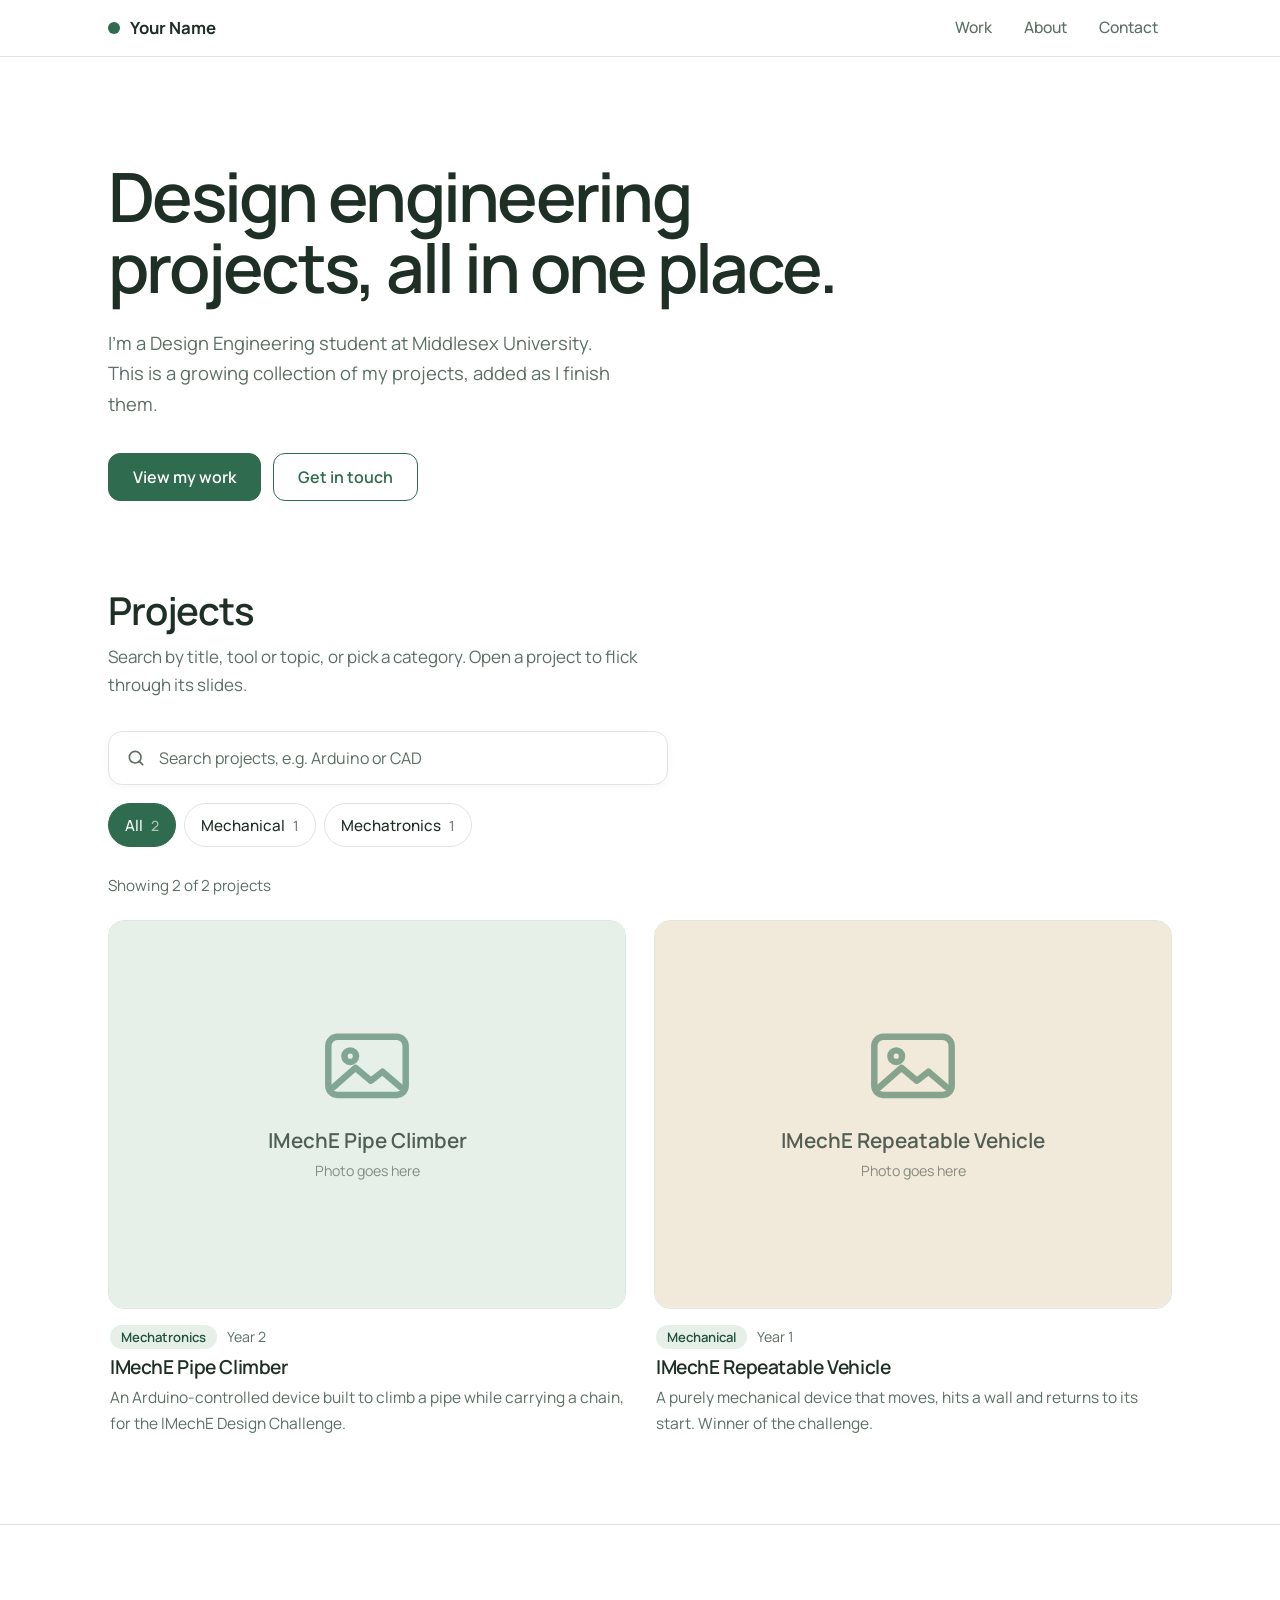
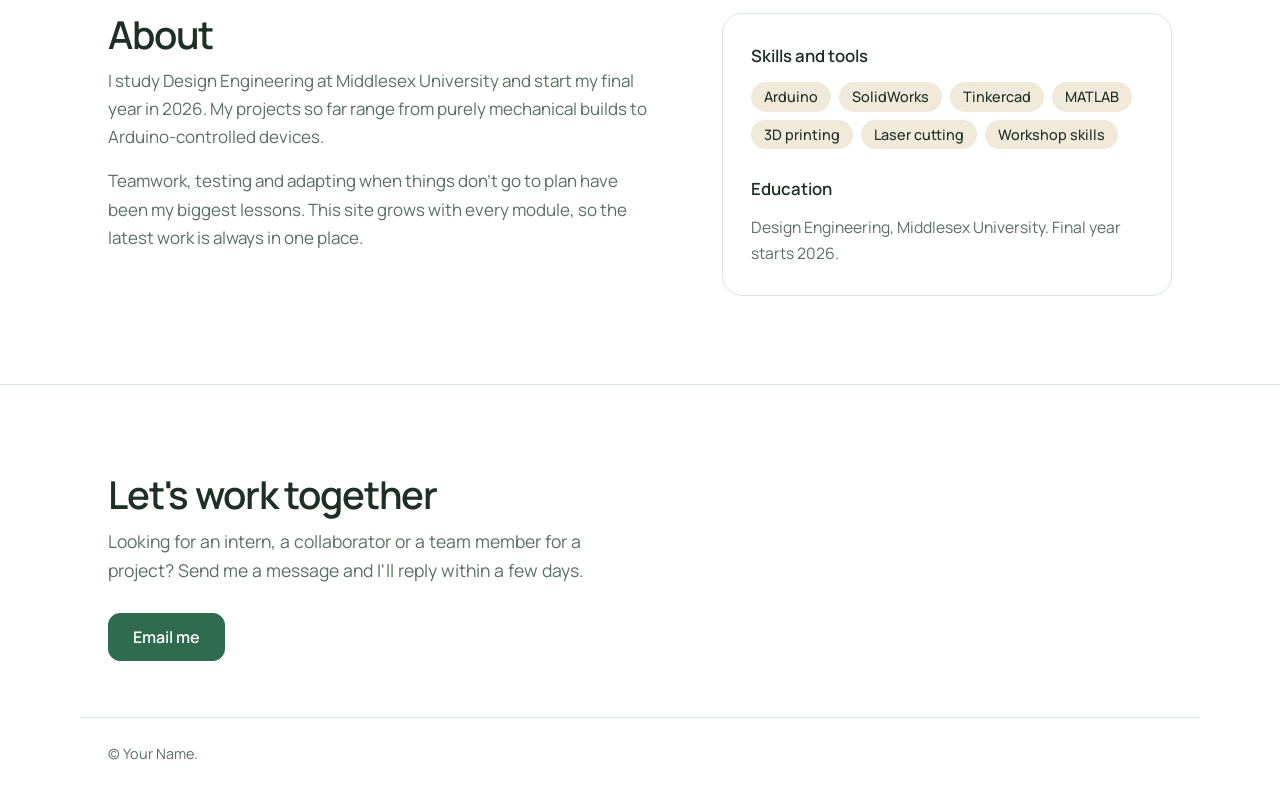
<file: portfolio-site/index.html>
<!doctype html>
<html lang="en">
<head>
<meta charset="utf-8">
<meta name="viewport" content="width=device-width, initial-scale=1, viewport-fit=cover">
<title>Design Engineering portfolio</title>
<link rel="stylesheet" href="https://fonts.googleapis.com/css2?family=Manrope:wght@400;500;600;700&display=swap">
<style>
:root{
  --green:#2F6B4F; --green-deep:#22523C; --sage:#E6F0E8; --sage-soft:#F4F8F5; --sand:#F1E9DA;
  --bg:#FFFFFF; --surface:#FFFFFF; --text:#1E2F26; --muted:#5C6F64; --line:#DDE7E0;
  --accent:#2F6B4F; --on-accent:#FFFFFF; --focus:#2F6B4F;
  --pill-bg:#E6F0E8; --pill-text:#22523C; --tag-bg:#F1E9DA; --panel:#FFFFFF;
  --shadow:0 10px 30px rgba(30,47,38,.10);
  --font:"Manrope",system-ui,-apple-system,"Segoe UI",Roboto,sans-serif;
  box-sizing:border-box;
  padding-top:env(safe-area-inset-top,0px);
  padding-bottom:env(safe-area-inset-bottom,0px);
}
*,*::before,*::after{box-sizing:inherit}
html{background:#FFFFFF;scroll-padding-top:env(safe-area-inset-top,0px)}
body{margin:0;background:var(--bg);color:var(--text);font-family:var(--font);font-size:1.0625rem;line-height:1.65;-webkit-text-size-adjust:100%}
[hidden]{display:none!important}
img,svg{max-width:100%}
a{color:inherit}
:focus-visible{outline:2px solid var(--focus);outline-offset:3px}
.sr-only{position:absolute;width:1px;height:1px;margin:-1px;padding:0;overflow:hidden;clip:rect(0 0 0 0);white-space:nowrap;border:0}
.skip{position:absolute;left:12px;top:-80px;z-index:50;padding:10px 16px;border-radius:10px;border:1px solid var(--line);background:var(--surface);color:var(--text);font:inherit;font-weight:600;cursor:pointer}
.skip:focus{top:12px}

.demo-note{background:#fff;color:var(--muted);text-align:center;font-size:.85rem;padding:8px 16px;line-height:1.4;border-bottom:1px solid var(--line)}

.site-header{position:sticky;top:env(safe-area-inset-top,0px);z-index:20;background:var(--bg);border-bottom:1px solid var(--line)}
.bar{max-width:1120px;margin:0 auto;padding:6px 28px;display:flex;align-items:center;justify-content:space-between;gap:8px 16px;flex-wrap:wrap}
.brand{display:flex;align-items:center;gap:10px;text-decoration:none;font-weight:700;font-size:1.05rem;letter-spacing:-.01em;min-height:44px}
.brand-dot{width:12px;height:12px;border-radius:50%;background:var(--green);display:block}
.nav{display:flex;gap:4px}
.nav a{display:inline-flex;align-items:center;min-height:44px;padding:0 14px;border-radius:10px;text-decoration:none;font-weight:500;font-size:.98rem;color:var(--muted)}
.nav a:hover{color:var(--text);background:var(--panel)}

.hero-inner{max-width:1120px;margin:0 auto;padding:104px 28px 64px}
.hero-title{font-weight:600;font-size:clamp(2.4rem,5.6vw,4.25rem);line-height:1.05;letter-spacing:-.04em;margin:0 0 24px;max-width:18ch}
.lede{font-size:1.15rem;color:var(--muted);max-width:32rem;margin:0 0 34px}
.btn-row{display:flex;flex-wrap:wrap;gap:12px}
.btn{display:inline-flex;align-items:center;justify-content:center;min-height:48px;padding:0 24px;border-radius:12px;border:1px solid var(--accent);font:inherit;font-weight:600;font-size:1rem;text-decoration:none;cursor:pointer;transition:background .15s}
.btn-primary{background:var(--accent);color:var(--on-accent)}
.btn-primary:hover{background:var(--green-deep);color:#fff}
.btn-ghost{background:transparent;color:var(--accent)}
.btn-ghost:hover{background:var(--sage)}

.section{max-width:1120px;margin:0 auto;padding:88px 28px;scroll-margin-top:72px}
.h2{font-weight:600;font-size:clamp(1.75rem,3.2vw,2.4rem);line-height:1.15;letter-spacing:-.03em;margin:0 0 10px}
.section-intro{color:var(--muted);max-width:34rem;margin:0}

.finder{display:grid;gap:18px;margin:32px 0 26px}
.search{position:relative;max-width:560px}
.search input{width:100%;height:54px;padding:0 52px 0 50px;font:inherit;font-size:1rem;color:var(--text);background:var(--surface);border:1px solid var(--line);border-radius:14px;box-shadow:0 2px 8px rgba(30,47,38,.04)}
.search input:hover{border-color:var(--muted)}
.search input:focus{border-color:var(--accent);outline:2px solid var(--focus);outline-offset:2px}
.search input::placeholder{color:var(--muted);opacity:1}
.search .icon{position:absolute;left:18px;top:50%;transform:translateY(-50%);pointer-events:none;color:var(--muted)}
.search .clear{position:absolute;right:5px;top:50%;transform:translateY(-50%);width:44px;height:44px;border-radius:10px;border:0;background:transparent;color:var(--muted);cursor:pointer;display:grid;place-items:center}
.search .clear:hover{background:var(--panel);color:var(--text)}
.chips{display:flex;flex-wrap:wrap;gap:8px}
.chip{font:inherit;font-weight:500;font-size:.95rem;min-height:44px;padding:0 16px;border-radius:999px;border:1px solid var(--line);background:var(--surface);color:var(--text);cursor:pointer;display:inline-flex;align-items:center;gap:8px}
.chip:hover{border-color:var(--accent)}
.chip .n{opacity:.6;font-size:.88rem}
.chip[aria-pressed="true"]{background:var(--accent);border-color:var(--accent);color:var(--on-accent)}
.status{margin:0 0 22px;color:var(--muted);font-size:.95rem}

.grid{display:grid;grid-template-columns:repeat(auto-fit,minmax(min(100%,300px),1fr));gap:32px 28px;list-style:none;padding:0;margin:0}
.tile{display:flex;flex-direction:column;height:100%;text-decoration:none;color:var(--text)}
.tile-art{display:block;aspect-ratio:4/3;border-radius:16px;overflow:hidden;border:1px solid var(--line);transition:transform .2s,box-shadow .2s}
.tile-art svg,.tile-art img{display:block;width:100%;height:100%}
.tile-art img,.thumb img,.thumb-s img{object-fit:cover}
.slide img{display:block;width:100%;height:100%;object-fit:contain;background:#F4F8F5}
.thumb img,.thumb-s img{display:block;width:100%;height:100%}
.tile:hover .tile-art{transform:translateY(-3px);box-shadow:var(--shadow)}
.tile-body{display:flex;flex-direction:column;gap:6px;padding:16px 2px 0}
.meta-line{display:flex;align-items:center;gap:10px;font-size:.88rem;color:var(--muted)}
.tile-title{font-weight:600;font-size:1.2rem;line-height:1.25;letter-spacing:-.02em;margin:0}
.tile-text{margin:0;color:var(--muted);font-size:.97rem;display:-webkit-box;-webkit-line-clamp:2;-webkit-box-orient:vertical;overflow:hidden}
.pill{display:inline-block;padding:1px 11px;border-radius:999px;background:var(--pill-bg);color:var(--pill-text);font-weight:600;font-size:.82rem;line-height:1.7}

.empty{border:1px dashed var(--line);border-radius:18px;padding:48px 24px;text-align:center;background:var(--panel)}
.empty p{margin:0 0 18px;font-size:1.05rem}

.about{background:var(--panel);border-block:1px solid var(--line)}
.about .section{display:grid;grid-template-columns:minmax(0,1.1fr) minmax(0,.9fr);gap:64px;align-items:start}
.about p{max-width:34rem;color:var(--muted);margin:0 0 16px}
.sticker{background:var(--surface);border:1px solid var(--line);border-radius:20px;padding:28px}
.sticker h3{font-weight:600;font-size:1.05rem;margin:0 0 12px}
.sticker h3:not(:first-child){margin-top:26px}
.sticker p{font-size:.98rem;margin:0}
.tags{display:flex;flex-wrap:wrap;gap:8px;list-style:none;padding:0;margin:0}
.tag{display:inline-block;padding:3px 13px;border-radius:999px;font-weight:500;font-size:.9rem;background:var(--tag-bg);color:var(--text)}

.contact{background:#fff;color:var(--text)}
.contact .section{padding-bottom:56px}
.contact p{max-width:32rem;font-size:1.1rem;color:var(--muted);margin:0 0 28px}
.foot{max-width:1120px;margin:0 auto;padding:24px 28px 40px;color:var(--muted);font-size:.9rem;border-top:1px solid var(--line)}

/* project page */
.p-wrap{max-width:1120px;margin:0 auto;padding:28px 28px 0}
.back{display:inline-flex;align-items:center;gap:6px;min-height:44px;padding:0 14px 0 8px;border-radius:10px;color:var(--muted);font-weight:500;text-decoration:none}
.back:hover{background:var(--panel);color:var(--text)}
.p-head{margin-top:16px;max-width:44rem}
.p-title{font-weight:600;font-size:clamp(2.1rem,4.6vw,3.3rem);line-height:1.08;letter-spacing:-.035em;margin:14px 0 12px}
.p-title:focus{outline:none}
.p-summary{font-size:1.15rem;color:var(--muted);margin:0}
.show{max-width:960px;margin:36px auto 0;padding:0 28px}
.stage{position:relative;overflow:hidden;aspect-ratio:4/3;border:1px solid var(--line);border-radius:22px;background:var(--surface);touch-action:pan-y;user-select:none}
.track{display:flex;height:100%;transition:transform .5s cubic-bezier(.65,0,.35,1)}
.slide{flex:0 0 100%;height:100%;margin:0}
.slide svg{display:block;width:100%;height:100%}
.arrow{position:absolute;top:50%;transform:translateY(-50%);width:48px;height:48px;border-radius:50%;border:1px solid var(--line);background:var(--surface);color:var(--accent);display:grid;place-items:center;cursor:pointer;box-shadow:0 4px 14px rgba(30,47,38,.16);z-index:2}
.arrow.prev{left:16px}
.arrow.next{right:16px}
.arrow:hover{border-color:var(--accent)}
.caption{display:flex;align-items:flex-start;justify-content:space-between;gap:16px;margin-top:22px}
.cap-title{font-weight:600;font-size:1.2rem;letter-spacing:-.02em;margin:0 0 2px}
.cap-text{margin:0;color:var(--muted);max-width:36rem}
.counter{flex:none;color:var(--muted);font-size:.95rem;font-weight:600;padding-top:3px}
.thumbs{display:flex;gap:10px;overflow-x:auto;padding:14px 6px 16px;margin:0 -6px;position:relative}
.thumb{flex:0 0 auto;width:96px;aspect-ratio:4/3;padding:0;border:1px solid var(--line);border-radius:10px;overflow:hidden;background:var(--surface);cursor:pointer;opacity:.6}
.thumb svg{display:block;width:100%;height:100%}
.thumb:hover{opacity:.9}
.thumb[aria-current="true"]{opacity:1;outline:2px solid var(--accent);outline-offset:2px}
.thumb:focus-visible{outline:2px solid var(--focus);outline-offset:3px}

.details{max-width:1120px;margin:0 auto;padding:48px 28px 72px;display:grid;grid-template-columns:minmax(0,1fr) 300px;gap:72px}
.details h2{font-weight:600;font-size:1.3rem;letter-spacing:-.02em;margin:0 0 10px}
.details section + section{margin-top:38px}
.details p{max-width:38rem;margin:0;color:var(--muted)}
.did{margin:0;padding-left:1.15rem;max-width:38rem;color:var(--muted)}
.did li{margin-bottom:8px}
.did li::marker{color:var(--accent)}
.facts{align-self:start;position:sticky;top:calc(84px + env(safe-area-inset-top,0px));border-radius:20px;padding:26px;background:var(--panel);border:1px solid var(--line)}
.facts h2{font-size:1.05rem}
.facts dt{font-weight:600;font-size:.85rem;color:var(--muted);margin-bottom:2px}
.facts dd{margin:0 0 18px}
.facts dd:last-child{margin-bottom:0}
.pn{max-width:1120px;margin:0 auto;padding:0 28px 88px;display:grid;grid-template-columns:repeat(auto-fit,minmax(260px,1fr));gap:20px}
.pn a{display:flex;align-items:center;gap:16px;padding:14px;border:1px solid var(--line);border-radius:18px;background:var(--surface);color:var(--text);text-decoration:none}
.pn a:hover{border-color:var(--accent)}
.pn .thumb-s{flex:none;width:84px;aspect-ratio:4/3;border-radius:10px;overflow:hidden;border:1px solid var(--line)}
.pn .thumb-s svg{display:block;width:100%;height:100%}
.pn small{display:block;color:var(--muted);font-size:.85rem}
.pn strong{font-weight:600;letter-spacing:-.01em}
.pn .next-link{justify-content:flex-end;text-align:right}
.lost{max-width:560px;margin:0 auto;padding:96px 28px;text-align:center}

@media (max-width:860px){
  .hero-inner{padding:56px 20px 32px}
  .about .section{grid-template-columns:1fr;gap:36px}
  .details{grid-template-columns:1fr;gap:36px}
  .facts{position:static}
  .section{padding:64px 20px}
  .bar,.p-wrap,.show,.details,.pn,.foot{padding-left:20px;padding-right:20px}
}
@media (max-width:520px){
  .nav a{padding:0 10px}
  .pn{grid-template-columns:1fr}
  .arrow{width:42px;height:42px}
  .arrow.prev{left:8px}
  .arrow.next{right:8px}
  .caption{flex-direction:column;gap:8px}
}
@media (prefers-reduced-motion:reduce){
  *,*::before,*::after{transition:none!important;animation:none!important;scroll-behavior:auto!important}
}
</style>
</head>
<body>
<button class="skip" type="button" id="skip">Skip to content</button>

<header class="site-header">
  <div class="bar">
    <a class="brand" href="#/" data-nav id="brand" aria-label="Home"><span class="brand-dot" aria-hidden="true"></span><span id="brand-name"></span></a>
    <nav class="nav" aria-label="Main">
      <a href="#/work" data-nav>Work</a>
      <a href="#/about" data-nav>About</a>
      <a href="#/contact" data-nav>Contact</a>
    </nav>
  </div>
</header>

<main id="main" tabindex="-1" style="outline:none">
  <div id="home">
    <section aria-labelledby="hero-title">
      <div class="hero-inner">
        <h1 class="hero-title" id="hero-title">Design engineering projects, all in one place.</h1>
        <p class="lede">I'm a Design Engineering student at Middlesex University. This is a growing collection of my projects, added as I finish them.</p>
        <div class="btn-row">
          <a class="btn btn-primary" href="#/work" data-nav>View my work</a>
          <a class="btn btn-ghost" href="#/contact" data-nav>Get in touch</a>
        </div>
      </div>
    </section>

    <section class="section" id="work" aria-labelledby="work-title" style="padding-top:24px">
      <h2 class="h2" id="work-title">Projects</h2>
      <p class="section-intro">Search by title, tool or topic, or pick a category. Open a project to flick through its slides.</p>
      <div class="finder">
        <div class="search">
          <label class="sr-only" for="q">Search projects</label>
          <svg class="icon" width="20" height="20" viewBox="0 0 24 24" fill="none" stroke="currentColor" stroke-width="2" stroke-linecap="round" aria-hidden="true"><circle cx="11" cy="11" r="7"/><path d="M20 20l-4-4"/></svg>
          <input id="q" type="search" placeholder="Search projects, e.g. Arduino or CAD" autocomplete="off" enterkeyhint="search">
          <button class="clear" id="clear" type="button" aria-label="Clear search" hidden>
            <svg width="16" height="16" viewBox="0 0 24 24" fill="none" stroke="currentColor" stroke-width="2.4" stroke-linecap="round" aria-hidden="true"><path d="M6 6l12 12M18 6L6 18"/></svg>
          </button>
        </div>
        <div class="chips" id="chips" role="group" aria-label="Filter by category"></div>
      </div>
      <p class="status" id="status" aria-live="polite"></p>
      <ul class="grid" id="grid"></ul>
      <div class="empty" id="empty" hidden>
        <p id="empty-text"></p>
        <button class="btn btn-primary" id="reset" type="button">Clear search and filters</button>
      </div>
    </section>

    <div class="about">
      <section class="section" id="about" aria-labelledby="about-title">
        <div>
          <h2 class="h2" id="about-title">About</h2>
          <p>I study Design Engineering at Middlesex University and start my final year in 2026. My projects so far range from purely mechanical builds to Arduino-controlled devices.</p>
          <p>Teamwork, testing and adapting when things don't go to plan have been my biggest lessons. This site grows with every module, so the latest work is always in one place.</p>
        </div>
        <div class="sticker">
          <h3>Skills and tools</h3>
          <ul class="tags">
            <li class="tag">Arduino</li><li class="tag">SolidWorks</li><li class="tag">Tinkercad</li><li class="tag">MATLAB</li><li class="tag">3D printing</li><li class="tag">Laser cutting</li><li class="tag">Workshop skills</li>
          </ul>
          <h3>Education</h3>
          <p>Design Engineering, Middlesex University. Final year starts 2026.</p>
        </div>
      </section>
    </div>

    <div class="contact">
      <section class="section" id="contact" aria-labelledby="contact-title">
        <h2 class="h2" id="contact-title">Let's work together</h2>
        <p>Looking for an intern, a collaborator or a team member for a project? Send me a message and I'll reply within a few days.</p>
        <a class="btn btn-primary" id="email-link" href="#">Email me</a>
      </section>
      <div class="foot">&copy; <span id="foot-name"></span>.</div>
    </div>
  </div>

  <div id="project" hidden></div>
</main>

<script>
(function(){
'use strict';

/* ---------- SETTINGS: change these two lines ---------- */
var NAME='Your Name';
var EMAIL='hello@example.com';
/* ------------------------------------------------------ */

var esc=function(s){return String(s).replace(/[&<>"']/g,function(c){return {'&':'&amp;','<':'&lt;','>':'&gt;','"':'&quot;',"'":'&#39;'}[c]})};
var INK='#1E2F26';

/* ---------- placeholder images (replace with real photos and screenshots) ---------- */
function art(p,i,label){
  var t=esc(label||p.title);
  if(p.images&&p.images[i]){
    return '<img src="images/'+encodeURI(p.images[i])+'" alt="'+t+'" loading="lazy" decoding="async">';
  }
  return '<svg viewBox="0 0 800 600" preserveAspectRatio="xMidYMid slice" xmlns="http://www.w3.org/2000/svg" role="img" aria-label="'+t+' (placeholder image)">'
    +'<rect width="800" height="600" fill="'+p.tint+'"/>'
    +'<g fill="none" stroke="#2F6B4F" stroke-width="10" stroke-linejoin="round" stroke-linecap="round" opacity=".55" transform="translate(340 180)"><rect width="120" height="90" rx="14"/><circle cx="34" cy="30" r="9"/><path d="M8 78l34-30 24 20 18-14 28 24"/></g>'
    +'<text x="400" y="352" text-anchor="middle" font-family="Manrope,system-ui,sans-serif" font-size="32" font-weight="600" fill="'+INK+'" opacity=".75">'+t+'</text>'
    +'<text x="400" y="396" text-anchor="middle" font-family="Manrope,system-ui,sans-serif" font-size="22" fill="'+INK+'" opacity=".5">Photo goes here</text></svg>';
}

/* ---------- project data: add new projects to this list ---------- */
var PROJECTS=[
{slug:'pipe-climber',title:'IMechE Pipe Climber',cat:'Mechatronics',year:'Year 2',module:'Sensors, Actuators and Control (PDE2822)',role:'Team member',team:'Lina Khalifa and Ethan Busenze',
 tools:['Arduino Uno','SolidWorks','Tinkercad','MATLAB','3D printing','Laser cutting'],tags:['control systems','sensors','actuators','CAD'],
 summary:'An Arduino-controlled device built to climb a pipe while carrying a chain, for the IMechE Design Challenge.',
 brief:'Build and test a device that simulates a wire rope climbing robot. It had to climb to a top barrier, hold for 15 seconds with a red light and buzzer, return to the start on a green light, then drop a 2.2 m chain at an intermediate point.',
 did:['Modelled the motor and the closed-loop control system in MATLAB.','Chose the motor, limit switch, push button and Arduino, and explained each choice.','Designed the wheels, chain-drop arm and base in CAD, then 3D printed and laser cut them.','Wired and programmed two encoder motors, a limit switch, LEDs and a buzzer.'],
 outcome:'The code and electronics worked on the bench, but on test day the motor could not lift the finished device, which weighed about 1200 g against a 600 g estimate. The project still earned a First, and the lesson was to test early and track weight from the start.',
 tint:'#E6F0E8',
 images:[], /* file names in the images folder, one per slide, in slide order. Example: ['01-challenge.jpg','02-control.jpg'] */
 slides:[['The challenge','Climb a pipe carrying a 2.2 m chain, hold at the top for 15 seconds, return, then drop the chain.'],['Control system','A closed-loop system: encoders and a limit switch feed position back to an Arduino.'],['Motor modelling','A MATLAB model showed the closed-loop response would be stable before anything was built.'],['CAD and build','3D printed wheels with rubber and O-rings, a printed chain-drop arm and a laser-cut MDF base.'],['Electronics','An Arduino Uno, two encoder motors, a limit switch, LEDs and a buzzer, powered by a 12V battery.'],['Test day','Everything worked on the bench. On the pipe, the finished device weighed about double the estimate.']]},
{slug:'repeatable-vehicle',title:'IMechE Repeatable Vehicle',cat:'Mechanical',year:'Year 1',module:'IMechE Design Challenge',role:'Team member',team:'Joe Goodsell and Keisi Cucaj',
 tools:[],tags:['mechanical design','teamwork','testing'],
 summary:'A purely mechanical device that moves, hits a wall and returns to its start. Winner of the challenge.',
 brief:'Design and build a repeatable device that moves, hits a wall and travels back to its starting position, using only mechanical principles and methods.',
 did:['Worked in a team of three to design and build the device.','Kept to a £50 budget and a 400 mm cube size limit.','Measured distance travelled mechanically, with no programming.','Tested and adapted the design when things did not go to plan.'],
 outcome:'The team won the challenge. It was a great introduction to Design Engineering and showed the importance of teamwork, testing and adapting.',
 tint:'#F1E9DA',
 images:[],
 slides:[['The challenge','A repeatable device that moves, hits a wall and travels back to its starting position.'],['The specification','Finish within 3 minutes, spend no more than £50 and fit inside 400 x 400 x 400 mm.'],['No programming','Distance travelled had to be measured mechanically, using only mechanical principles.'],['The team','Designed and built together with Joe Goodsell and Keisi Cucaj.'],['The result','The team won the challenge.']]}
];
var CATS=['All','Mechanical','Mechatronics'];
var TITLE=NAME+' | Design Engineering portfolio';

/* ---------- home: search, filter, grid ---------- */
var $=function(id){return document.getElementById(id)};
var home=$('home'),view=$('project'),grid=$('grid'),statusEl=$('status'),qEl=$('q'),clearEl=$('clear'),emptyEl=$('empty'),chipsEl=$('chips');
var state={q:'',cat:'All'};

function matches(p){
  var hay=(p.title+' '+p.summary+' '+p.cat+' '+p.tags.join(' ')+' '+p.tools.join(' ')+' '+p.module+' '+p.year).toLowerCase();
  var terms=state.q.toLowerCase().split(/\s+/).filter(Boolean);
  return (state.cat==='All'||p.cat===state.cat)&&terms.every(function(t){return hay.indexOf(t)>-1});
}
function tileHTML(p){
  return '<li><a class="tile" href="#/project/'+p.slug+'">'
    +'<span class="tile-art">'+art(p,0)+'</span>'
    +'<span class="tile-body"><span class="meta-line"><span class="pill">'+p.cat+'</span><span>'+p.year+'</span></span>'
    +'<h3 class="tile-title">'+esc(p.title)+'</h3><span class="tile-text">'+esc(p.summary)+'</span></span></a></li>';
}
function renderGrid(){
  var list=PROJECTS.filter(matches);
  grid.innerHTML=list.map(tileHTML).join('');
  grid.hidden=!list.length;
  emptyEl.hidden=list.length>0;
  clearEl.hidden=!state.q;
  var txt='Showing '+list.length+' of '+PROJECTS.length+' projects';
  if(state.cat!=='All')txt+=' in '+state.cat;
  if(state.q.trim())txt+=' matching \u201C'+state.q.trim()+'\u201D';
  statusEl.textContent=txt;
  if(!list.length){
    $('empty-text').textContent='No projects match'+(state.q.trim()?' \u201C'+state.q.trim()+'\u201D':'')+(state.cat!=='All'?' in '+state.cat:'')+'. Try a different word or category.';
  }
}
function renderChips(){
  chipsEl.innerHTML=CATS.map(function(c){
    var n=c==='All'?PROJECTS.length:PROJECTS.filter(function(p){return p.cat===c}).length;
    return '<button class="chip" type="button" data-cat="'+c+'" aria-pressed="'+(state.cat===c)+'">'+c+' <span class="n">'+n+'</span></button>';
  }).join('');
}
chipsEl.addEventListener('click',function(e){
  var b=e.target.closest('[data-cat]');if(!b)return;
  state.cat=b.getAttribute('data-cat');
  Array.prototype.forEach.call(chipsEl.children,function(c){c.setAttribute('aria-pressed',String(c===b))});
  renderGrid();
});
qEl.addEventListener('input',function(){state.q=qEl.value;renderGrid()});
qEl.addEventListener('keydown',function(e){if(e.key==='Escape'&&qEl.value){qEl.value='';state.q='';renderGrid()}});
clearEl.addEventListener('click',function(){qEl.value='';state.q='';renderGrid();qEl.focus()});
$('reset').addEventListener('click',function(){
  qEl.value='';state.q='';state.cat='All';renderChips();renderGrid();qEl.focus();
});


/* ---------- project page with slideshow ---------- */
var current=null;
function projectHTML(p,i){
  var n=PROJECTS.length,prev=PROJECTS[(i-1+n)%n],next=PROJECTS[(i+1)%n];
  var slides=p.slides.map(function(s,k){
    return '<figure class="slide" role="group" aria-roledescription="slide" aria-label="'+(k+1)+' of '+p.slides.length+'">'+art(p,k,s[0])+'</figure>';
  }).join('');
  var thumbs=p.slides.map(function(s,k){
    return '<button class="thumb" type="button" data-go="'+k+'" aria-label="Go to slide '+(k+1)+': '+esc(s[0])+'" aria-current="'+(k===0)+'">'+art(p,k,s[0]).replace(' role="img"',' aria-hidden="true"')+'</button>';
  }).join('');
  var chevL='<svg width="20" height="20" viewBox="0 0 24 24" fill="none" stroke="currentColor" stroke-width="2.4" stroke-linecap="round" stroke-linejoin="round" aria-hidden="true"><path d="M15 5l-7 7 7 7"/></svg>';
  var chevR='<svg width="20" height="20" viewBox="0 0 24 24" fill="none" stroke="currentColor" stroke-width="2.4" stroke-linecap="round" stroke-linejoin="round" aria-hidden="true"><path d="M9 5l7 7-7 7"/></svg>';
  return '<div class="p-wrap">'
    +'<a class="back" href="#/work">'+chevL+'All projects</a>'
    +'<div class="p-head"><span class="pill">'+p.cat+'</span>'
    +'<h1 class="p-title" id="p-title" tabindex="-1">'+esc(p.title)+'</h1><p class="p-summary">'+esc(p.summary)+'</p></div></div>'
    +'<section class="show" aria-roledescription="carousel" aria-label="'+esc(p.title)+' slides">'
    +'<div class="stage" id="stage"><div class="track" id="track">'+slides+'</div>'
    +'<button class="arrow prev" type="button" id="prev" aria-label="Previous slide">'+chevL+'</button>'
    +'<button class="arrow next" type="button" id="next" aria-label="Next slide">'+chevR+'</button></div>'
    +'<div class="caption"><div aria-live="polite"><h2 class="cap-title" id="cap-title"></h2><p class="cap-text" id="cap-text"></p></div><span class="counter" id="counter"></span></div>'
    +'<div class="thumbs" id="thumbs">'+thumbs+'</div></section>'
    +'<div class="details"><div>'
    +'<section><h2>The brief</h2><p>'+esc(p.brief)+'</p></section>'
    +'<section><h2>The work</h2><ul class="did">'+p.did.map(function(d){return '<li>'+esc(d)+'</li>'}).join('')+'</ul></section>'
    +'<section><h2>Outcome</h2><p>'+esc(p.outcome)+'</p></section></div>'
    +'<aside class="facts" aria-label="Project details"><h2>Details</h2><dl>'
    +'<dt>Year</dt><dd>'+p.year+'</dd><dt>Module</dt><dd>'+esc(p.module)+'</dd><dt>My role</dt><dd>'+esc(p.role)+'</dd>'
    +(p.team?'<dt>Team</dt><dd>'+esc(p.team)+'</dd>':'')
    +(p.tools.length?'<dt>Tools</dt><dd><ul class="tags">'+p.tools.map(function(t){return '<li class="tag">'+esc(t)+'</li>'}).join('')+'</ul></dd>':'')
    +'<dt>Topics</dt><dd><ul class="tags">'+p.tags.map(function(t){return '<li class="tag">'+esc(t)+'</li>'}).join('')+'</ul></dd>'
    +'</dl></aside></div>'
    +'<nav class="pn" aria-label="More projects">'
    +(n>2?'<a href="#/project/'+prev.slug+'"><span class="thumb-s">'+art(prev,0).replace(' role="img"',' aria-hidden="true"')+'</span><span><small>Previous project</small><strong>'+esc(prev.title)+'</strong></span></a>':'')
    +'<a class="next-link" href="#/project/'+next.slug+'"><span><small>Next project</small><strong>'+esc(next.title)+'</strong></span><span class="thumb-s">'+art(next,0).replace(' role="img"',' aria-hidden="true"')+'</span></a></nav>';
}
function smooth(){return !(window.matchMedia&&window.matchMedia('(prefers-reduced-motion: reduce)').matches)}
function go(n){
  if(!current)return;
  var p=current.p,len=p.slides.length;
  n=(n+len)%len;current.idx=n;
  var track=$('track');if(!track)return;
  track.style.transform='translateX('+(-n*100)+'%)';
  Array.prototype.forEach.call(track.children,function(s,k){s.setAttribute('aria-hidden',String(k!==n))});
  $('cap-title').textContent=p.slides[n][0];
  $('cap-text').textContent=p.slides[n][1];
  $('counter').textContent=(n+1)+' / '+len;
  var strip=$('thumbs');
  Array.prototype.forEach.call(strip.children,function(t,k){
    t.setAttribute('aria-current',String(k===n));
    if(k===n){strip.scrollTo({left:t.offsetLeft-strip.clientWidth/2+t.clientWidth/2,behavior:smooth()?'smooth':'auto'})}
  });
}
function bindShow(){
  $('prev').addEventListener('click',function(){go(current.idx-1)});
  $('next').addEventListener('click',function(){go(current.idx+1)});
  $('thumbs').addEventListener('click',function(e){var b=e.target.closest('[data-go]');if(b)go(+b.getAttribute('data-go'))});
  var stage=$('stage'),sx=null;
  stage.addEventListener('pointerdown',function(e){sx=e.clientX});
  stage.addEventListener('pointerup',function(e){
    if(sx===null)return;var dx=e.clientX-sx;sx=null;
    if(Math.abs(dx)>50)go(current.idx+(dx<0?1:-1));
  });
  stage.addEventListener('pointercancel',function(){sx=null});
}
document.addEventListener('keydown',function(e){
  if(view.hidden||!current)return;
  var t=e.target&&e.target.tagName;
  if(t==='INPUT'||t==='TEXTAREA'||e.metaKey||e.ctrlKey||e.altKey)return;
  if(e.key==='ArrowRight')go(current.idx+1);
  else if(e.key==='ArrowLeft')go(current.idx-1);
});

function showProject(slug){
  var i=-1;PROJECTS.forEach(function(p,k){if(p.slug===slug)i=k});
  home.hidden=true;view.hidden=false;
  window.scrollTo(0,0);
  if(i<0){
    current=null;
    view.innerHTML='<div class="lost"><h1 class="p-title" id="p-title" tabindex="-1">Project not found</h1><p class="p-summary" style="margin:0 auto 24px">That link doesn\'t match any project here. It may have been renamed.</p><a class="btn btn-primary" href="#/work">Browse all projects</a></div>';
    document.title='Not found | '+TITLE;
  }else{
    var p=PROJECTS[i];
    current={p:p,idx:0};
    view.innerHTML=projectHTML(p,i);
    document.title=p.title+' | '+NAME;
    bindShow();go(0);
  }
  var h=$('p-title');if(h)h.focus({preventScroll:true});
}
function showHome(hash){
  var wasProject=!view.hidden;
  view.hidden=true;view.innerHTML='';current=null;home.hidden=false;
  document.title=TITLE;
  var id=hash.replace(/^#\/?/,'');
  var target=(id==='work'||id==='about'||id==='contact')?$(id):null;
  requestAnimationFrame(function(){
    if(target)target.scrollIntoView({behavior:(wasProject||!smooth())?'auto':'smooth',block:'start'});
    else window.scrollTo(0,0);
  });
}
function route(){
  var h=location.hash||'#/';
  var m=h.match(/^#\/project\/([\w-]+)/);
  if(m)showProject(m[1]);else showHome(h);
}
window.addEventListener('hashchange',route);
document.addEventListener('click',function(e){
  var a=e.target.closest('a[data-nav]');
  if(a&&location.hash===a.getAttribute('href')){e.preventDefault();route()}
});
$('skip').addEventListener('click',function(){$('main').focus()});

$('brand-name').textContent=NAME;$('foot-name').textContent=NAME;
$('brand').setAttribute('aria-label',NAME+', home');
$('email-link').setAttribute('href','mailto:'+EMAIL);
document.title=TITLE;
renderChips();renderGrid();route();
})();
</script>
<noscript><p style="padding:24px;text-align:center">This portfolio needs JavaScript to show projects.</p></noscript>
</body>
</html>
</file>
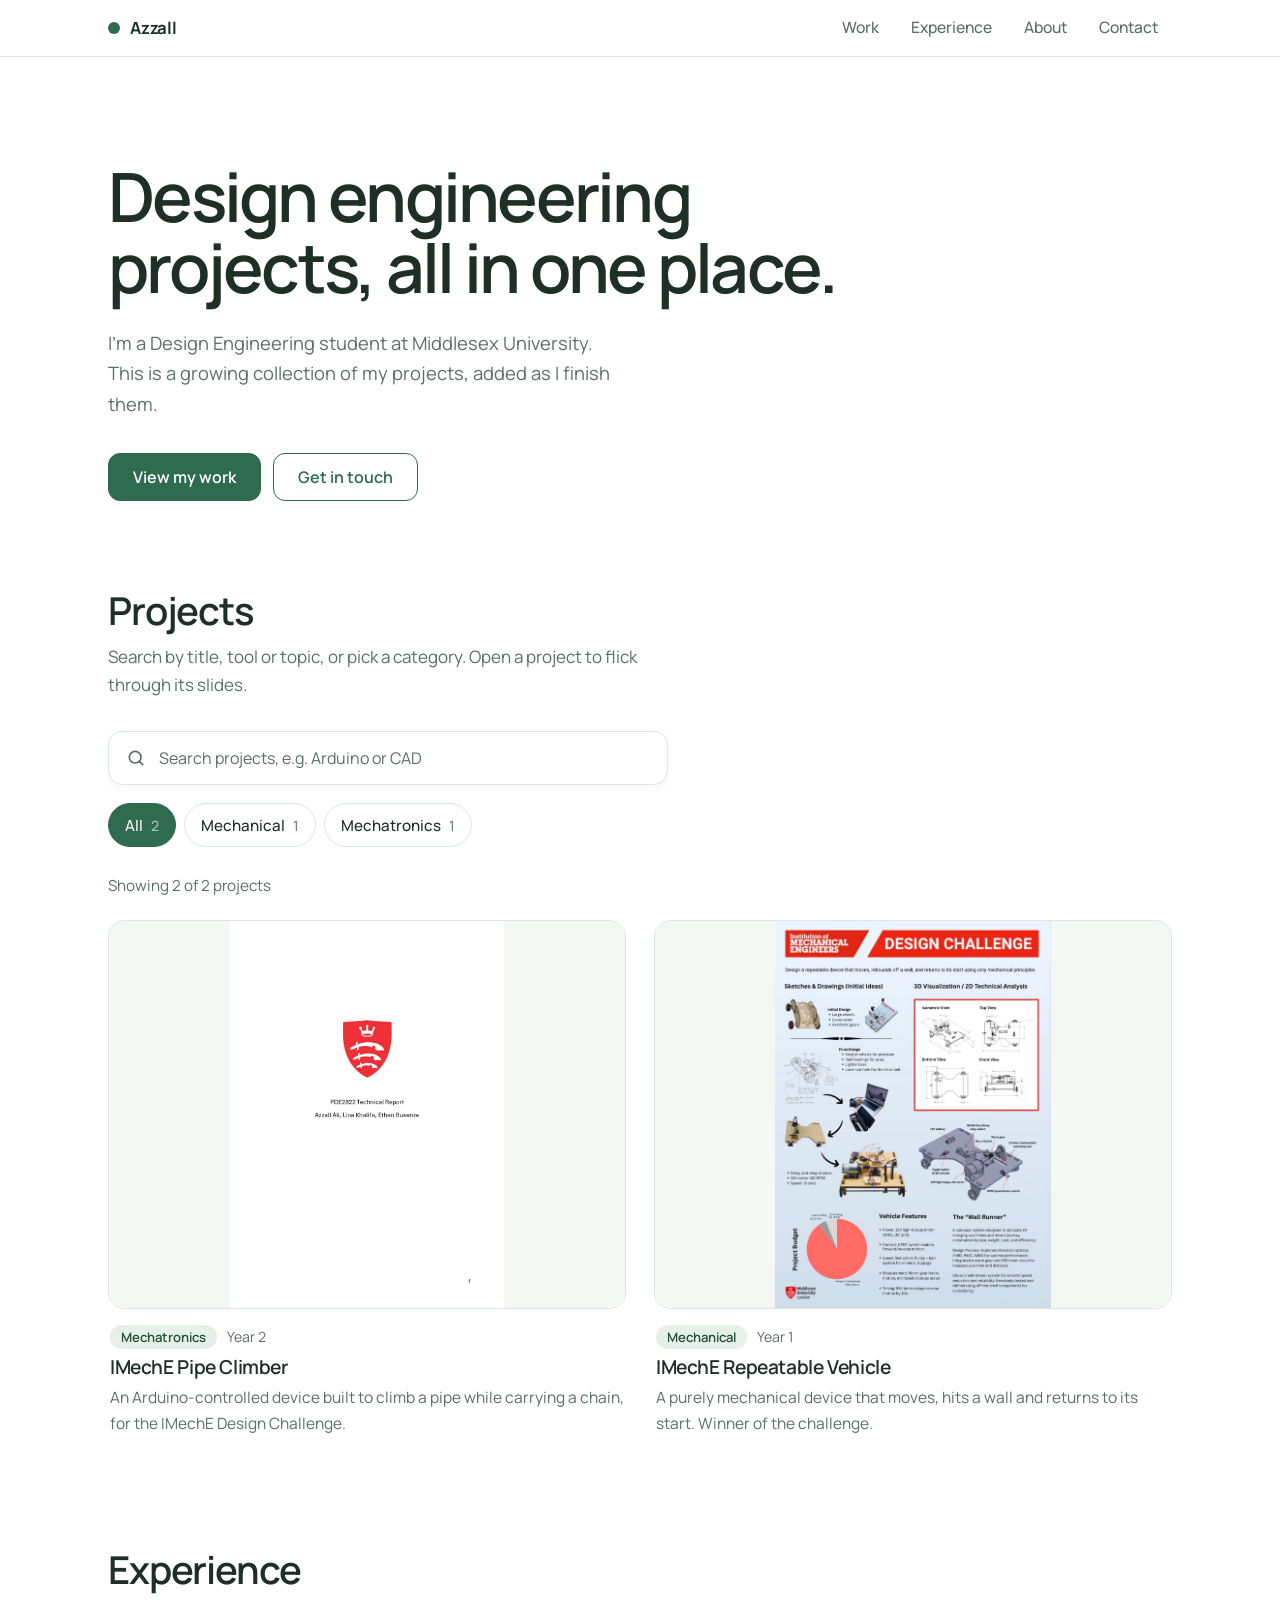
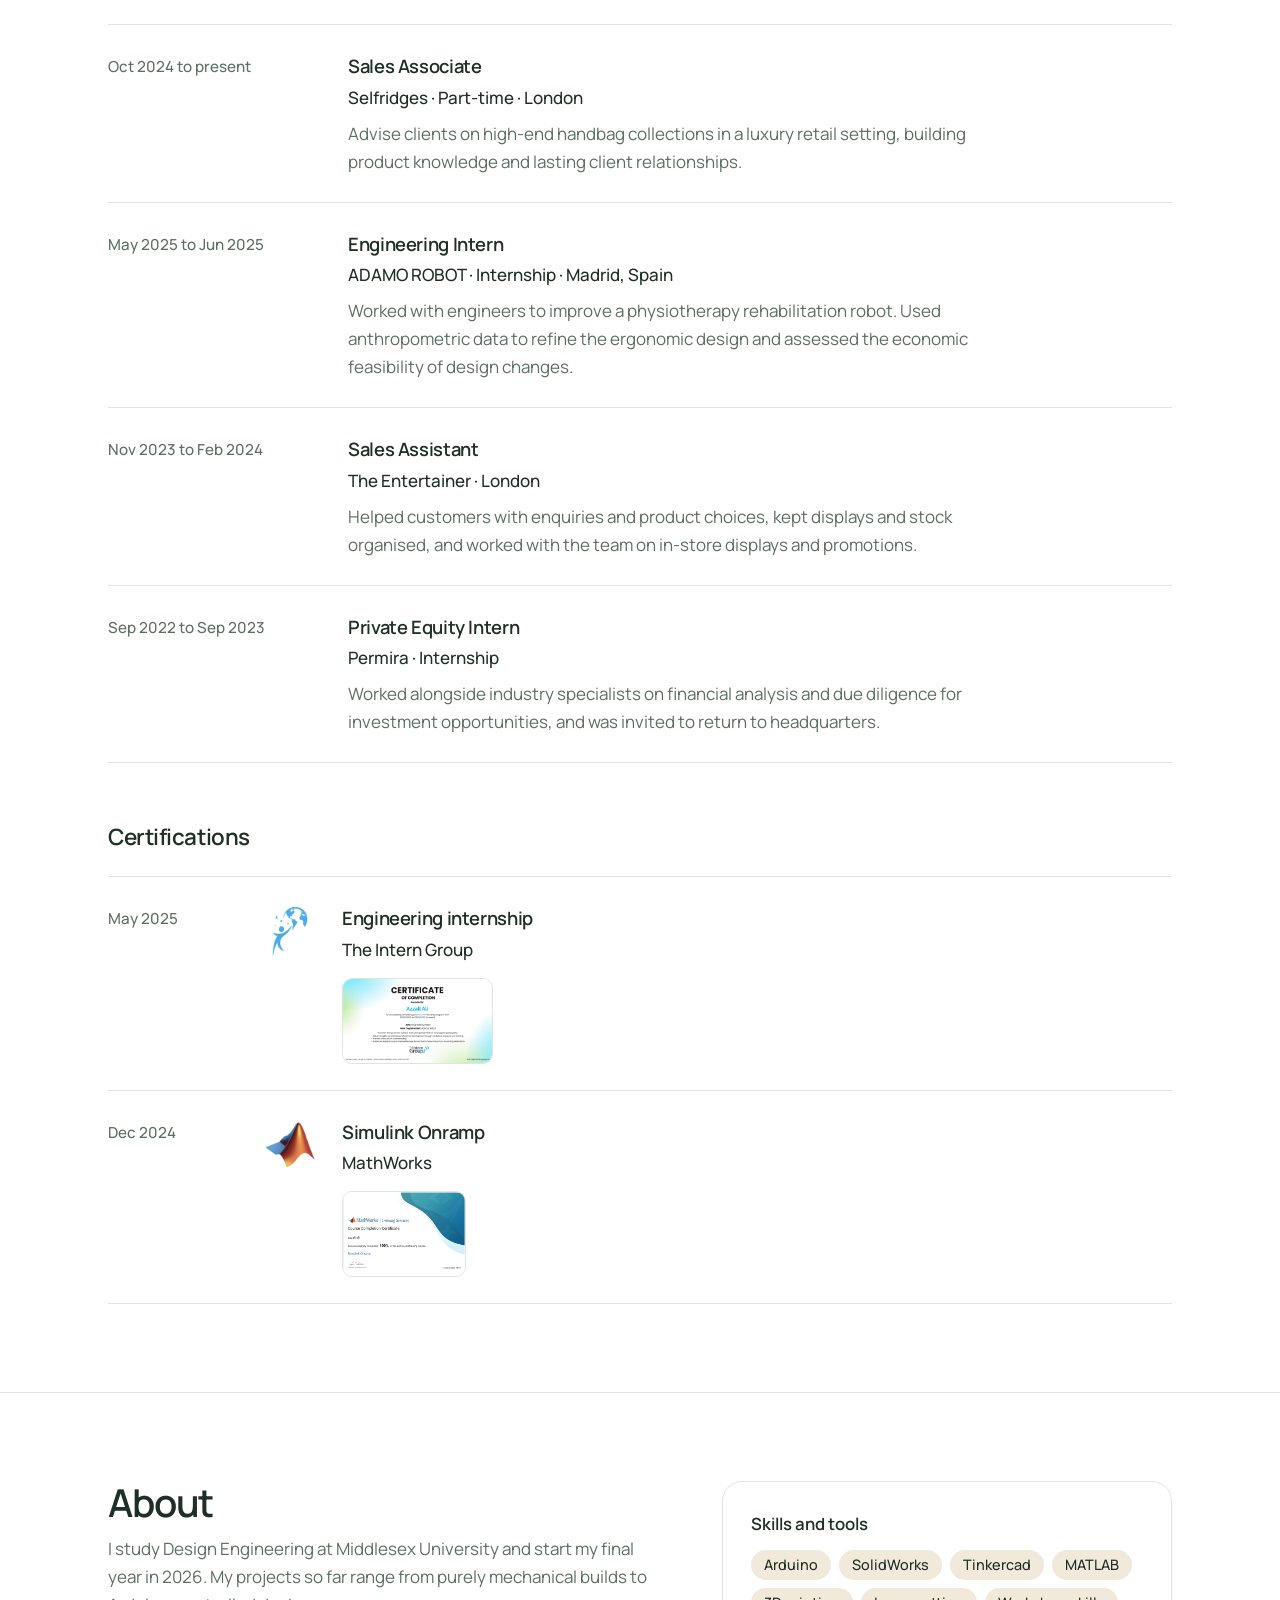
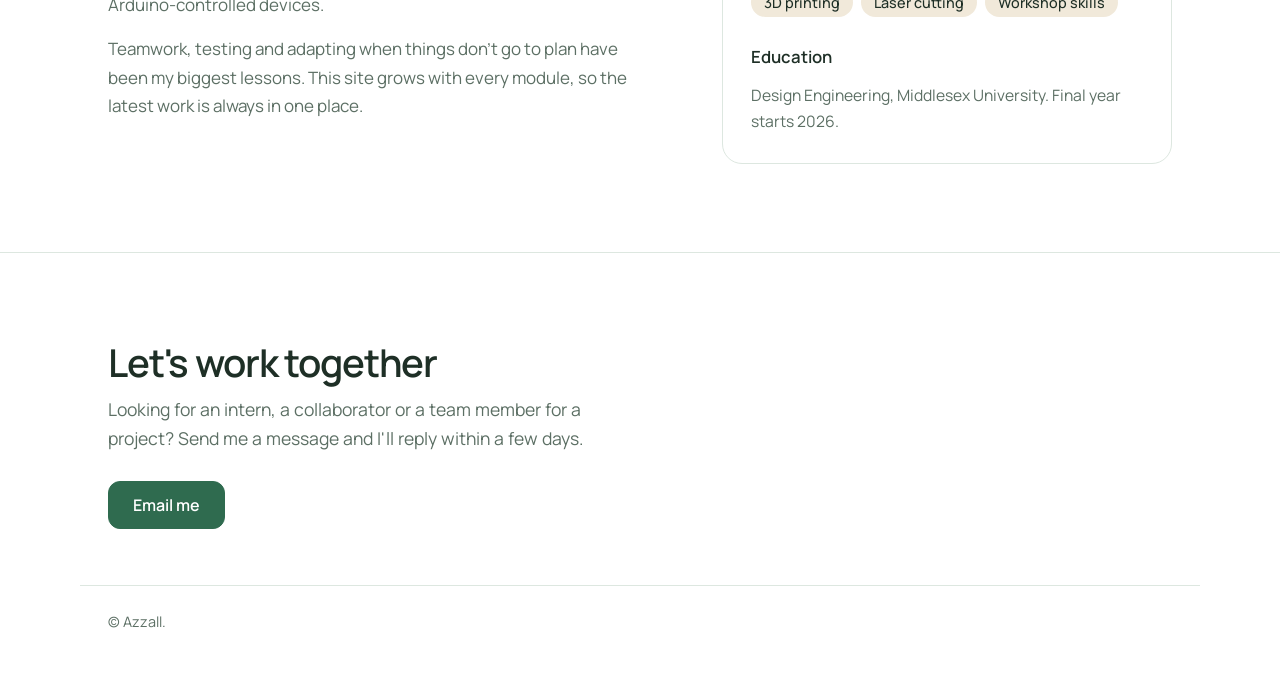
<file: site/index.html>
<!doctype html>
<html lang="en">
<head>
<meta charset="utf-8">
<meta name="viewport" content="width=device-width, initial-scale=1, viewport-fit=cover">
<title>Design Engineering portfolio</title>
<link rel="stylesheet" href="https://fonts.googleapis.com/css2?family=Manrope:wght@400;500;600;700&display=swap">
<link rel="stylesheet" href="style.css">
</head>
<body>
<button class="skip" type="button" id="skip">Skip to content</button>

<header class="site-header">
  <div class="bar">
    <a class="brand" href="#/" data-nav id="brand" aria-label="Home"><span class="brand-dot" aria-hidden="true"></span><span id="brand-name"></span></a>
    <nav class="nav" aria-label="Main">
      <a href="#/work" data-nav>Work</a>
      <a href="#/experience" data-nav>Experience</a>
      <a href="#/about" data-nav>About</a>
      <a href="#/contact" data-nav>Contact</a>
    </nav>
  </div>
</header>

<main id="main" tabindex="-1" style="outline:none">
  <div id="home">
    <section aria-labelledby="hero-title">
      <div class="hero-inner">
        <h1 class="hero-title" id="hero-title">Design engineering projects, all in one place.</h1>
        <p class="lede">I'm a Design Engineering student at Middlesex University. This is a growing collection of my projects, added as I finish them.</p>
        <div class="btn-row">
          <a class="btn btn-primary" href="#/work" data-nav>View my work</a>
          <a class="btn btn-ghost" href="#/contact" data-nav>Get in touch</a>
        </div>
      </div>
    </section>

    <section class="section" id="work" aria-labelledby="work-title" style="padding-top:24px">
      <h2 class="h2" id="work-title">Projects</h2>
      <p class="section-intro">Search by title, tool or topic, or pick a category. Open a project to flick through its slides.</p>
      <div class="finder">
        <div class="search">
          <label class="sr-only" for="q">Search projects</label>
          <svg class="icon" width="20" height="20" viewBox="0 0 24 24" fill="none" stroke="currentColor" stroke-width="2" stroke-linecap="round" aria-hidden="true"><circle cx="11" cy="11" r="7"/><path d="M20 20l-4-4"/></svg>
          <input id="q" type="search" placeholder="Search projects, e.g. Arduino or CAD" autocomplete="off" enterkeyhint="search">
          <button class="clear" id="clear" type="button" aria-label="Clear search" hidden>
            <svg width="16" height="16" viewBox="0 0 24 24" fill="none" stroke="currentColor" stroke-width="2.4" stroke-linecap="round" aria-hidden="true"><path d="M6 6l12 12M18 6L6 18"/></svg>
          </button>
        </div>
        <div class="chips" id="chips" role="group" aria-label="Filter by category"></div>
      </div>
      <p class="status" id="status" aria-live="polite"></p>
      <ul class="grid" id="grid"></ul>
      <div class="empty" id="empty" hidden>
        <p id="empty-text"></p>
        <button class="btn btn-primary" id="reset" type="button">Clear search and filters</button>
      </div>
    </section>

    <section class="section" id="experience" aria-labelledby="experience-title" style="padding-top:24px" hidden>
      <h2 class="h2" id="experience-title">Experience</h2>
      <ol class="xp" id="xp"></ol>
      <div id="certs-wrap" hidden>
        <h3 class="xp-sub">Certifications</h3>
        <ol class="xp" id="certs"></ol>
      </div>
    </section>

    <div class="about">
      <section class="section" id="about" aria-labelledby="about-title">
        <div>
          <h2 class="h2" id="about-title">About</h2>
          <p>I study Design Engineering at Middlesex University and start my final year in 2026. My projects so far range from purely mechanical builds to Arduino-controlled devices.</p>
          <p>Teamwork, testing and adapting when things don't go to plan have been my biggest lessons. This site grows with every module, so the latest work is always in one place.</p>
        </div>
        <div class="sticker">
          <h3>Skills and tools</h3>
          <ul class="tags">
            <li class="tag">Arduino</li><li class="tag">SolidWorks</li><li class="tag">Tinkercad</li><li class="tag">MATLAB</li><li class="tag">3D printing</li><li class="tag">Laser cutting</li><li class="tag">Workshop skills</li>
          </ul>
          <h3>Education</h3>
          <p>Design Engineering, Middlesex University. Final year starts 2026.</p>
        </div>
      </section>
    </div>

    <div class="contact">
      <section class="section" id="contact" aria-labelledby="contact-title">
        <h2 class="h2" id="contact-title">Let's work together</h2>
        <p>Looking for an intern, a collaborator or a team member for a project? Send me a message and I'll reply within a few days.</p>
        <a class="btn btn-primary" id="email-link" href="#">Email me</a>
      </section>
      <div class="foot">&copy; <span id="foot-name"></span>.</div>
    </div>
  </div>

  <div id="project" hidden></div>
</main>

<div class="lb" id="lb" role="dialog" aria-modal="true" aria-label="Certificate" hidden>
  <button class="lb-close" id="lb-close" type="button" aria-label="Close">&times;</button>
  <img id="lb-img" alt="">
  <a class="lb-full" id="lb-full" target="_blank" rel="noopener">Open full size</a>
</div>
<script src="data.js"></script>
<script src="app.js"></script>
<noscript><p style="padding:24px;text-align:center">This portfolio needs JavaScript to show projects.</p></noscript>
</body>
</html>
</file>
<file: site/style.css>
:root{
  --green:#2F6B4F; --green-deep:#22523C; --sage:#E6F0E8; --sage-soft:#F4F8F5; --sand:#F1E9DA;
  --bg:#FFFFFF; --surface:#FFFFFF; --text:#1E2F26; --muted:#5C6F64; --line:#DDE7E0;
  --accent:#2F6B4F; --on-accent:#FFFFFF; --focus:#2F6B4F;
  --pill-bg:#E6F0E8; --pill-text:#22523C; --tag-bg:#F1E9DA; --panel:#FFFFFF;
  --shadow:0 10px 30px rgba(30,47,38,.10);
  --font:"Manrope",system-ui,-apple-system,"Segoe UI",Roboto,sans-serif;
  box-sizing:border-box;
  padding-top:env(safe-area-inset-top,0px);
  padding-bottom:env(safe-area-inset-bottom,0px);
}
*,*::before,*::after{box-sizing:inherit}
html{background:#FFFFFF;scroll-padding-top:env(safe-area-inset-top,0px)}
body{margin:0;background:var(--bg);color:var(--text);font-family:var(--font);font-size:1.0625rem;line-height:1.65;-webkit-text-size-adjust:100%}
[hidden]{display:none!important}
img,svg{max-width:100%}
a{color:inherit}
:focus-visible{outline:2px solid var(--focus);outline-offset:3px}
.sr-only{position:absolute;width:1px;height:1px;margin:-1px;padding:0;overflow:hidden;clip:rect(0 0 0 0);white-space:nowrap;border:0}
.skip{position:absolute;left:12px;top:-80px;z-index:50;padding:10px 16px;border-radius:10px;border:1px solid var(--line);background:var(--surface);color:var(--text);font:inherit;font-weight:600;cursor:pointer}
.skip:focus{top:12px}

.demo-note{background:#fff;color:var(--muted);text-align:center;font-size:.85rem;padding:8px 16px;line-height:1.4;border-bottom:1px solid var(--line)}

.site-header{position:sticky;top:env(safe-area-inset-top,0px);z-index:20;background:var(--bg);border-bottom:1px solid var(--line)}
.bar{max-width:1120px;margin:0 auto;padding:6px 28px;display:flex;align-items:center;justify-content:space-between;gap:8px 16px;flex-wrap:wrap}
.brand{display:flex;align-items:center;gap:10px;text-decoration:none;font-weight:700;font-size:1.05rem;letter-spacing:-.01em;min-height:44px}
.brand-dot{width:12px;height:12px;border-radius:50%;background:var(--green);display:block}
.nav{display:flex;gap:4px}
.nav a{display:inline-flex;align-items:center;min-height:44px;padding:0 14px;border-radius:10px;text-decoration:none;font-weight:500;font-size:.98rem;color:var(--muted)}
.nav a:hover{color:var(--text);background:var(--panel)}

.hero-inner{max-width:1120px;margin:0 auto;padding:104px 28px 64px}
.hero-title{font-weight:600;font-size:clamp(2.4rem,5.6vw,4.25rem);line-height:1.05;letter-spacing:-.04em;margin:0 0 24px;max-width:18ch}
.lede{font-size:1.15rem;color:var(--muted);max-width:32rem;margin:0 0 34px}
.btn-row{display:flex;flex-wrap:wrap;gap:12px}
.btn{display:inline-flex;align-items:center;justify-content:center;min-height:48px;padding:0 24px;border-radius:12px;border:1px solid var(--accent);font:inherit;font-weight:600;font-size:1rem;text-decoration:none;cursor:pointer;transition:background .15s}
.btn-primary{background:var(--accent);color:var(--on-accent)}
.btn-primary:hover{background:var(--green-deep);color:#fff}
.btn-ghost{background:transparent;color:var(--accent)}
.btn-ghost:hover{background:var(--sage)}

.section{max-width:1120px;margin:0 auto;padding:88px 28px;scroll-margin-top:72px}
.h2{font-weight:600;font-size:clamp(1.75rem,3.2vw,2.4rem);line-height:1.15;letter-spacing:-.03em;margin:0 0 10px}
.section-intro{color:var(--muted);max-width:34rem;margin:0}

.finder{display:grid;gap:18px;margin:32px 0 26px}
.search{position:relative;max-width:560px}
.search input{width:100%;height:54px;padding:0 52px 0 50px;font:inherit;font-size:1rem;color:var(--text);background:var(--surface);border:1px solid var(--line);border-radius:14px;box-shadow:0 2px 8px rgba(30,47,38,.04)}
.search input:hover{border-color:var(--muted)}
.search input:focus{border-color:var(--accent);outline:2px solid var(--focus);outline-offset:2px}
.search input::placeholder{color:var(--muted);opacity:1}
.search .icon{position:absolute;left:18px;top:50%;transform:translateY(-50%);pointer-events:none;color:var(--muted)}
.search .clear{position:absolute;right:5px;top:50%;transform:translateY(-50%);width:44px;height:44px;border-radius:10px;border:0;background:transparent;color:var(--muted);cursor:pointer;display:grid;place-items:center}
.search .clear:hover{background:var(--panel);color:var(--text)}
.chips{display:flex;flex-wrap:wrap;gap:8px}
.chip{font:inherit;font-weight:500;font-size:.95rem;min-height:44px;padding:0 16px;border-radius:999px;border:1px solid var(--line);background:var(--surface);color:var(--text);cursor:pointer;display:inline-flex;align-items:center;gap:8px}
.chip:hover{border-color:var(--accent)}
.chip .n{opacity:.6;font-size:.88rem}
.chip[aria-pressed="true"]{background:var(--accent);border-color:var(--accent);color:var(--on-accent)}
.status{margin:0 0 22px;color:var(--muted);font-size:.95rem}

.grid{display:grid;grid-template-columns:repeat(auto-fit,minmax(min(100%,300px),1fr));gap:32px 28px;list-style:none;padding:0;margin:0}
.tile{display:flex;flex-direction:column;height:100%;text-decoration:none;color:var(--text)}
.tile-art{display:block;aspect-ratio:4/3;border-radius:16px;overflow:hidden;border:1px solid var(--line);transition:transform .2s,box-shadow .2s}
.tile-art svg,.tile-art img{display:block;width:100%;height:100%}
.tile-art img,.thumb img,.thumb-s img{object-fit:cover}
.slide img{display:block;width:100%;height:100%;object-fit:contain;background:#F4F8F5}
.thumb img,.thumb-s img{display:block;width:100%;height:100%}
.tile:hover .tile-art{transform:translateY(-3px);box-shadow:var(--shadow)}
.tile-body{display:flex;flex-direction:column;gap:6px;padding:16px 2px 0}
.meta-line{display:flex;align-items:center;gap:10px;font-size:.88rem;color:var(--muted)}
.tile-title{font-weight:600;font-size:1.2rem;line-height:1.25;letter-spacing:-.02em;margin:0}
.tile-text{margin:0;color:var(--muted);font-size:.97rem;display:-webkit-box;-webkit-line-clamp:2;-webkit-box-orient:vertical;overflow:hidden}
.pill{display:inline-block;padding:1px 11px;border-radius:999px;background:var(--pill-bg);color:var(--pill-text);font-weight:600;font-size:.82rem;line-height:1.7}

.empty{border:1px dashed var(--line);border-radius:18px;padding:48px 24px;text-align:center;background:var(--panel)}
.empty p{margin:0 0 18px;font-size:1.05rem}

.about{background:var(--panel);border-block:1px solid var(--line)}
.about .section{display:grid;grid-template-columns:minmax(0,1.1fr) minmax(0,.9fr);gap:64px;align-items:start}
.about p{max-width:34rem;color:var(--muted);margin:0 0 16px}
.sticker{background:var(--surface);border:1px solid var(--line);border-radius:20px;padding:28px}
.sticker h3{font-weight:600;font-size:1.05rem;margin:0 0 12px}
.sticker h3:not(:first-child){margin-top:26px}
.sticker p{font-size:.98rem;margin:0}
.tags{display:flex;flex-wrap:wrap;gap:8px;list-style:none;padding:0;margin:0}
.tag{display:inline-block;padding:3px 13px;border-radius:999px;font-weight:500;font-size:.9rem;background:var(--tag-bg);color:var(--text)}

.contact{background:#fff;color:var(--text)}
.contact .section{padding-bottom:56px}
.contact p{max-width:32rem;font-size:1.1rem;color:var(--muted);margin:0 0 28px}
.foot{max-width:1120px;margin:0 auto;padding:24px 28px 40px;color:var(--muted);font-size:.9rem;border-top:1px solid var(--line)}

/* project page */
.p-wrap{max-width:1120px;margin:0 auto;padding:28px 28px 0}
.back{display:inline-flex;align-items:center;gap:6px;min-height:44px;padding:0 14px 0 8px;border-radius:10px;color:var(--muted);font-weight:500;text-decoration:none}
.back:hover{background:var(--panel);color:var(--text)}
.p-head{margin-top:16px;max-width:44rem}
.p-title{font-weight:600;font-size:clamp(2.1rem,4.6vw,3.3rem);line-height:1.08;letter-spacing:-.035em;margin:14px 0 12px}
.p-title:focus{outline:none}
.p-summary{font-size:1.15rem;color:var(--muted);margin:0}
.show{max-width:960px;margin:36px auto 0;padding:0 28px}
.stage{position:relative;overflow:hidden;aspect-ratio:4/3;border:1px solid var(--line);border-radius:22px;background:var(--surface);touch-action:pan-y;user-select:none}
.track{display:flex;height:100%;transition:transform .5s cubic-bezier(.65,0,.35,1)}
.slide{flex:0 0 100%;height:100%;margin:0}
.slide svg{display:block;width:100%;height:100%}
.arrow{position:absolute;top:50%;transform:translateY(-50%);width:48px;height:48px;border-radius:50%;border:1px solid var(--line);background:var(--surface);color:var(--accent);display:grid;place-items:center;cursor:pointer;box-shadow:0 4px 14px rgba(30,47,38,.16);z-index:2}
.arrow.prev{left:16px}
.arrow.next{right:16px}
.arrow:hover{border-color:var(--accent)}
.caption{display:flex;align-items:flex-start;justify-content:space-between;gap:16px;margin-top:22px}
.cap-title{font-weight:600;font-size:1.2rem;letter-spacing:-.02em;margin:0 0 2px}
.cap-text{margin:0;color:var(--muted);max-width:36rem}
.counter{flex:none;color:var(--muted);font-size:.95rem;font-weight:600;padding-top:3px}
.thumbs{display:flex;gap:10px;overflow-x:auto;padding:14px 6px 16px;margin:0 -6px;position:relative}
.thumb{flex:0 0 auto;width:96px;aspect-ratio:4/3;padding:0;border:1px solid var(--line);border-radius:10px;overflow:hidden;background:var(--surface);cursor:pointer;opacity:.6}
.thumb svg{display:block;width:100%;height:100%}
.thumb:hover{opacity:.9}
.thumb[aria-current="true"]{opacity:1;outline:2px solid var(--accent);outline-offset:2px}
.thumb:focus-visible{outline:2px solid var(--focus);outline-offset:3px}

.details{max-width:1120px;margin:0 auto;padding:48px 28px 72px;display:grid;grid-template-columns:minmax(0,1fr) 300px;gap:72px}
.details h2{font-weight:600;font-size:1.3rem;letter-spacing:-.02em;margin:0 0 10px}
.details section + section{margin-top:38px}
.details p{max-width:38rem;margin:0;color:var(--muted)}
.did{margin:0;padding-left:1.15rem;max-width:38rem;color:var(--muted)}
.did li{margin-bottom:8px}
.did li::marker{color:var(--accent)}
.facts{align-self:start;position:sticky;top:calc(84px + env(safe-area-inset-top,0px));border-radius:20px;padding:26px;background:var(--panel);border:1px solid var(--line)}
.facts h2{font-size:1.05rem}
.facts dt{font-weight:600;font-size:.85rem;color:var(--muted);margin-bottom:2px}
.facts dd{margin:0 0 18px}
.facts dd:last-child{margin-bottom:0}
.pn{max-width:1120px;margin:0 auto;padding:0 28px 88px;display:grid;grid-template-columns:repeat(auto-fit,minmax(260px,1fr));gap:20px}
.pn a{display:flex;align-items:center;gap:16px;padding:14px;border:1px solid var(--line);border-radius:18px;background:var(--surface);color:var(--text);text-decoration:none}
.pn a:hover{border-color:var(--accent)}
.pn .thumb-s{flex:none;width:84px;aspect-ratio:4/3;border-radius:10px;overflow:hidden;border:1px solid var(--line)}
.pn .thumb-s svg{display:block;width:100%;height:100%}
.pn small{display:block;color:var(--muted);font-size:.85rem}
.pn strong{font-weight:600;letter-spacing:-.01em}
.pn .next-link{justify-content:flex-end;text-align:right}
.lost{max-width:560px;margin:0 auto;padding:96px 28px;text-align:center}

@media (max-width:860px){
  .hero-inner{padding:56px 20px 32px}
  .about .section{grid-template-columns:1fr;gap:36px}
  .details{grid-template-columns:1fr;gap:36px}
  .facts{position:static}
  .section{padding:64px 20px}
  .bar,.p-wrap,.show,.details,.pn,.foot{padding-left:20px;padding-right:20px}
}
@media (max-width:520px){
  .nav a{padding:0 10px}
  .pn{grid-template-columns:1fr}
  .arrow{width:42px;height:42px}
  .arrow.prev{left:8px}
  .arrow.next{right:8px}
  .caption{flex-direction:column;gap:8px}
}
@media (prefers-reduced-motion:reduce){
  *,*::before,*::after{transition:none!important;animation:none!important;scroll-behavior:auto!important}
}

/* tall pages (for example a PDF report) */
.stage.portrait{aspect-ratio:1/1.414;max-width:560px;margin:0 auto}
.thumbs.portrait .thumb{width:60px;aspect-ratio:1/1.414}
.full{display:inline-block;margin-top:6px;font-size:.92rem;font-weight:600;color:var(--accent)}
.full[hidden]{display:none}

/* homepage cards: show the whole image instead of cropping it */
.tile-art img{object-fit:contain;background:#F4F8F5}

/* experience */
.xp{list-style:none;margin:32px 0 0;padding:0;border-top:1px solid var(--line)}
.xp-row{display:grid;grid-template-columns:200px minmax(0,1fr);gap:8px 40px;padding:26px 0;border-bottom:1px solid var(--line)}
.xp-when{color:var(--muted);font-size:.95rem;font-weight:500;padding-top:3px}
.xp-role{font-weight:600;font-size:1.15rem;letter-spacing:-.02em;margin:0}
.xp-org{margin:2px 0 8px;font-weight:500}
.xp-text{margin:0;color:var(--muted);max-width:40rem}
@media (max-width:640px){.xp-row{grid-template-columns:1fr}.xp-when{padding-top:0}}
@media (max-width:520px){.nav a{font-size:.92rem;padding:0 8px}}

/* certifications */
.xp-sub{font-weight:600;font-size:1.4rem;letter-spacing:-.02em;margin:56px 0 0}
.xp-sub+.xp{margin-top:20px}
.xp-link{margin-left:14px;font-weight:600;font-size:.95rem;color:var(--accent);text-decoration:none;white-space:nowrap}
.xp-link:hover{text-decoration:underline}

/* certificate thumbnails and full-screen viewer */
.xp-thumbs{display:flex;flex-wrap:wrap;gap:12px;margin-top:14px}
.xp-thumb{padding:0;border:1px solid var(--line);border-radius:10px;overflow:hidden;background:#fff;cursor:zoom-in;line-height:0}
.xp-thumb img{display:block;height:84px;width:auto}
.xp-thumb:hover{border-color:var(--accent)}
.xp-thumb:focus-visible{outline:2px solid var(--focus);outline-offset:3px}
.lb{position:fixed;inset:0;z-index:100;display:flex;align-items:center;justify-content:center;padding:24px;background:rgba(15,25,20,.88)}
.lb[hidden]{display:none}
.lb img{max-width:min(94vw,1400px);max-height:calc(100vh - 130px);width:auto;height:auto;background:#fff;border-radius:10px;box-shadow:0 20px 60px rgba(0,0,0,.4)}
.lb-close{position:absolute;top:calc(16px + env(safe-area-inset-top,0px));right:16px;width:44px;height:44px;border-radius:50%;border:0;background:#fff;color:var(--text);font-size:1.7rem;line-height:1;cursor:pointer}
.lb-close:focus-visible{outline:2px solid #fff;outline-offset:3px}
.lb-full{position:absolute;bottom:calc(20px + env(safe-area-inset-bottom,0px));left:50%;transform:translateX(-50%);color:#fff;font-weight:600;font-size:.95rem;white-space:nowrap}
.lb-full:focus-visible{outline:2px solid #fff;outline-offset:3px}
.lb-open{overflow:hidden}

/* certification icons */
.xp-row.cert{grid-template-columns:130px 56px minmax(0,1fr);gap:8px 24px}
.xp-icon{width:56px;height:56px}
.xp-icon img{display:block;width:56px;height:56px;object-fit:contain}
@media (max-width:640px){.xp-row.cert{grid-template-columns:56px minmax(0,1fr);gap:8px 16px}.xp-row.cert .xp-when{grid-column:1/-1}}
</file>
